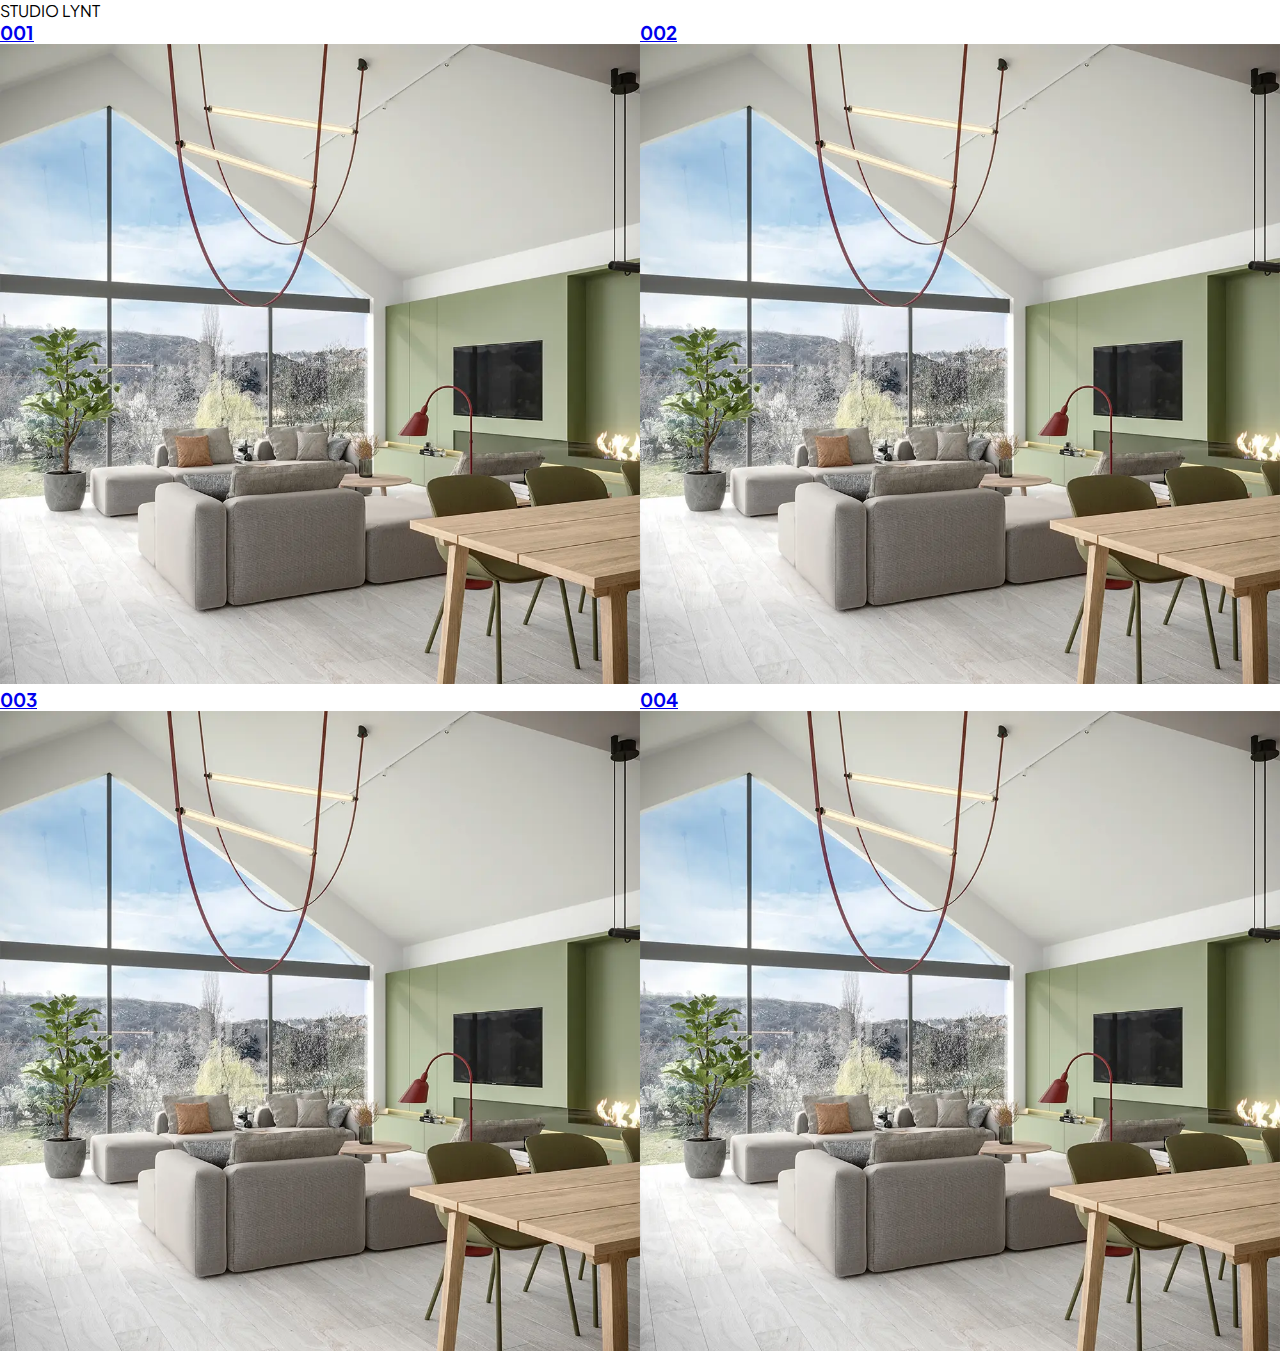
<file: index.html>
<!DOCTYPE html>
<html lang="en">
  <head>
    <meta charset="UTF-8" />
    <meta name="viewport" content="width=device-width, initial-scale=1.0" />
    <title>STUDIO LYNT</title>
    <link rel="stylesheet" href="styles/styles.css" />
    <link rel="preconnect" href="https://fonts.googleapis.com" />
    <link rel="preconnect" href="https://fonts.gstatic.com" crossorigin />
    <link
      href="https://fonts.googleapis.com/css2?family=Plus+Jakarta+Sans:wght@300;500&display=swap"
      rel="stylesheet"
    />
  </head>
  <body>
    <nav class="nav">STUDIO LYNT</nav>
    <div class="porfolio-grid">
      <a href="pages/001.html" class="portfolio-grid__link">
        <h3 class="portfolio-grid__link__title">001</h3>
        <img
          src="images/thumbs/Veszprem_csaladi_haz_thumb.webp"
          alt="Veszprem csaladi haz"
          class="portfolio-grid__link__background-image"
        />
      </a>
      <a href="pages/001.html" class="portfolio-grid__link">
        <h3 class="portfolio-grid__link__title">002</h3>
        <img
          src="images/thumbs/Veszprem_csaladi_haz_thumb.webp"
          alt="Veszprem csaladi haz"
          class="portfolio-grid__link__background-image"
        />
      </a>
      <a href="pages/001.html" class="portfolio-grid__link">
        <h3 class="portfolio-grid__link__title">003</h3>
        <img
          src="images/thumbs/Veszprem_csaladi_haz_thumb.webp"
          alt="Veszprem csaladi haz"
          class="portfolio-grid__link__background-image"
        />
      </a>
      <a href="pages/001.html" class="portfolio-grid__link">
        <h3 class="portfolio-grid__link__title">004</h3>
        <img
          src="images/thumbs/Veszprem_csaladi_haz_thumb.webp"
          alt="Veszprem csaladi haz"
          class="portfolio-grid__link__background-image"
        />
      </a>
    </div>
    <footer class="footer"></footer>
  </body>
</html>
</file>
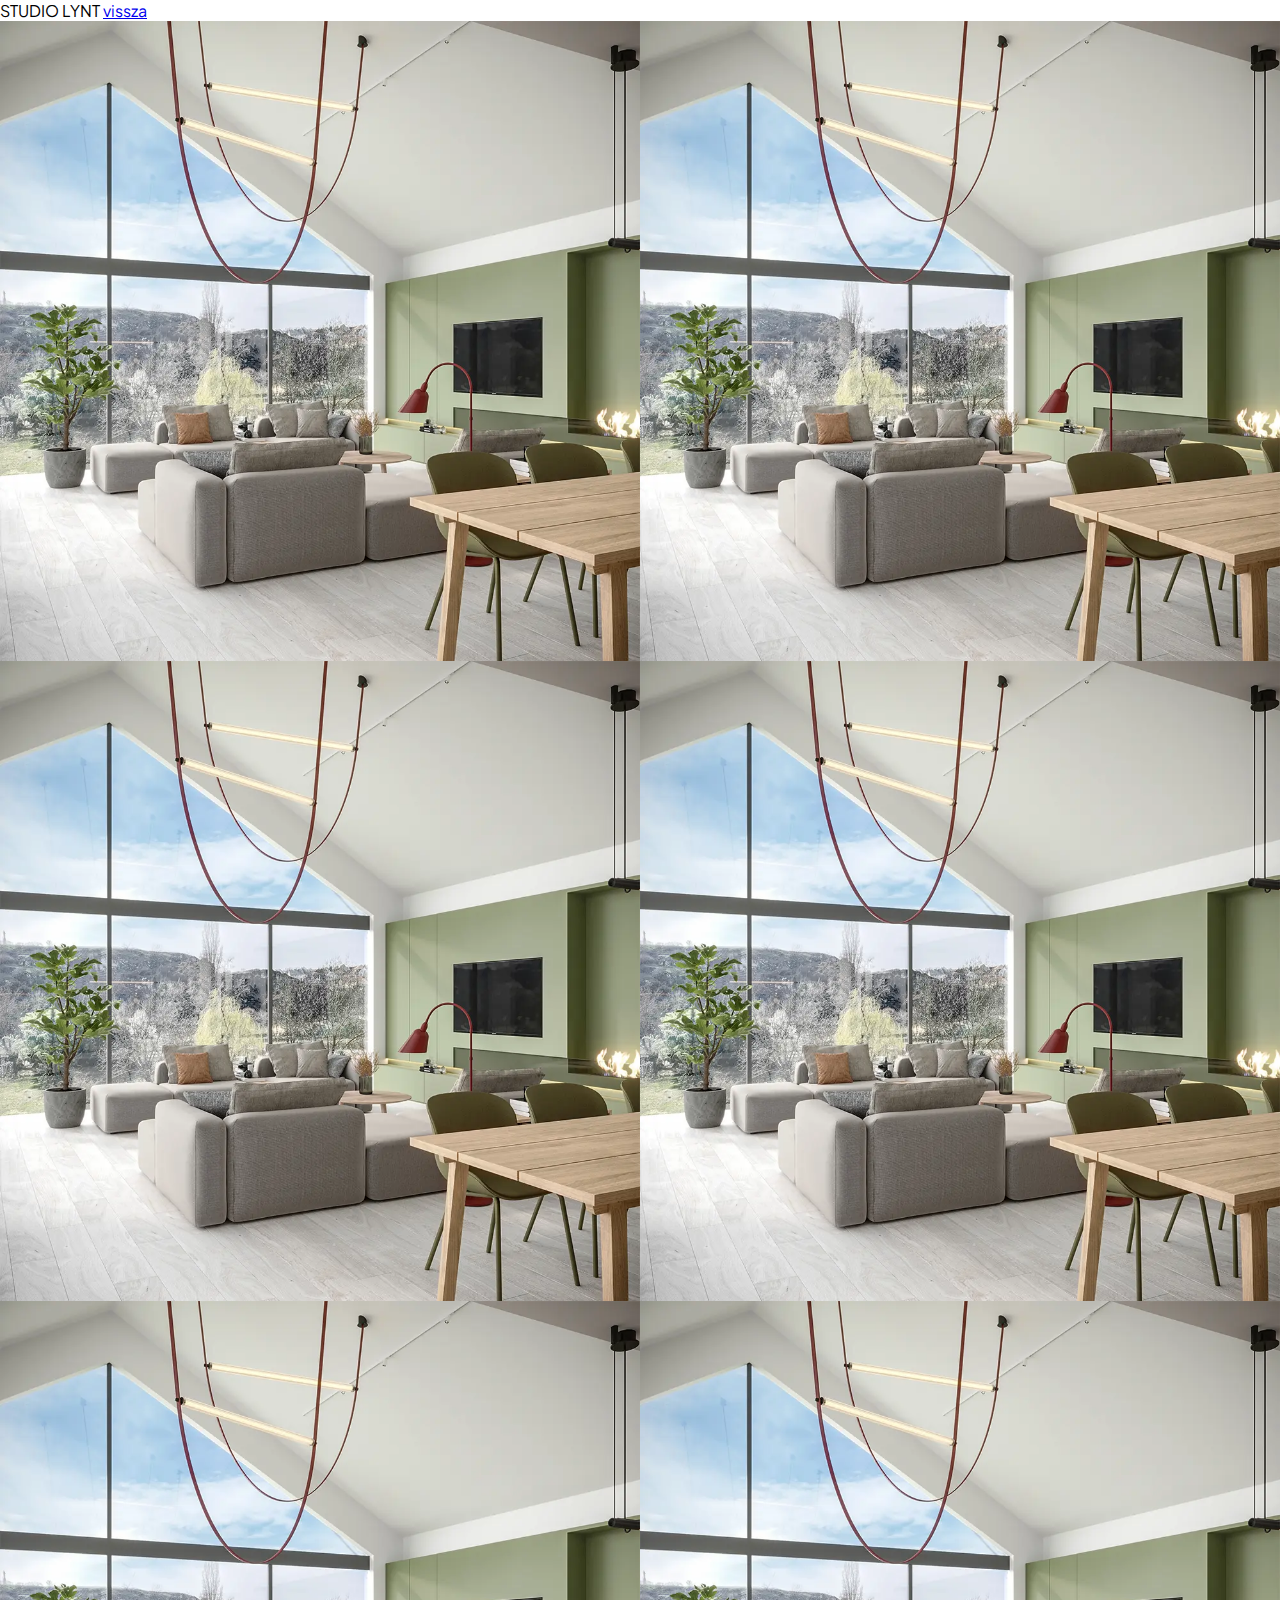
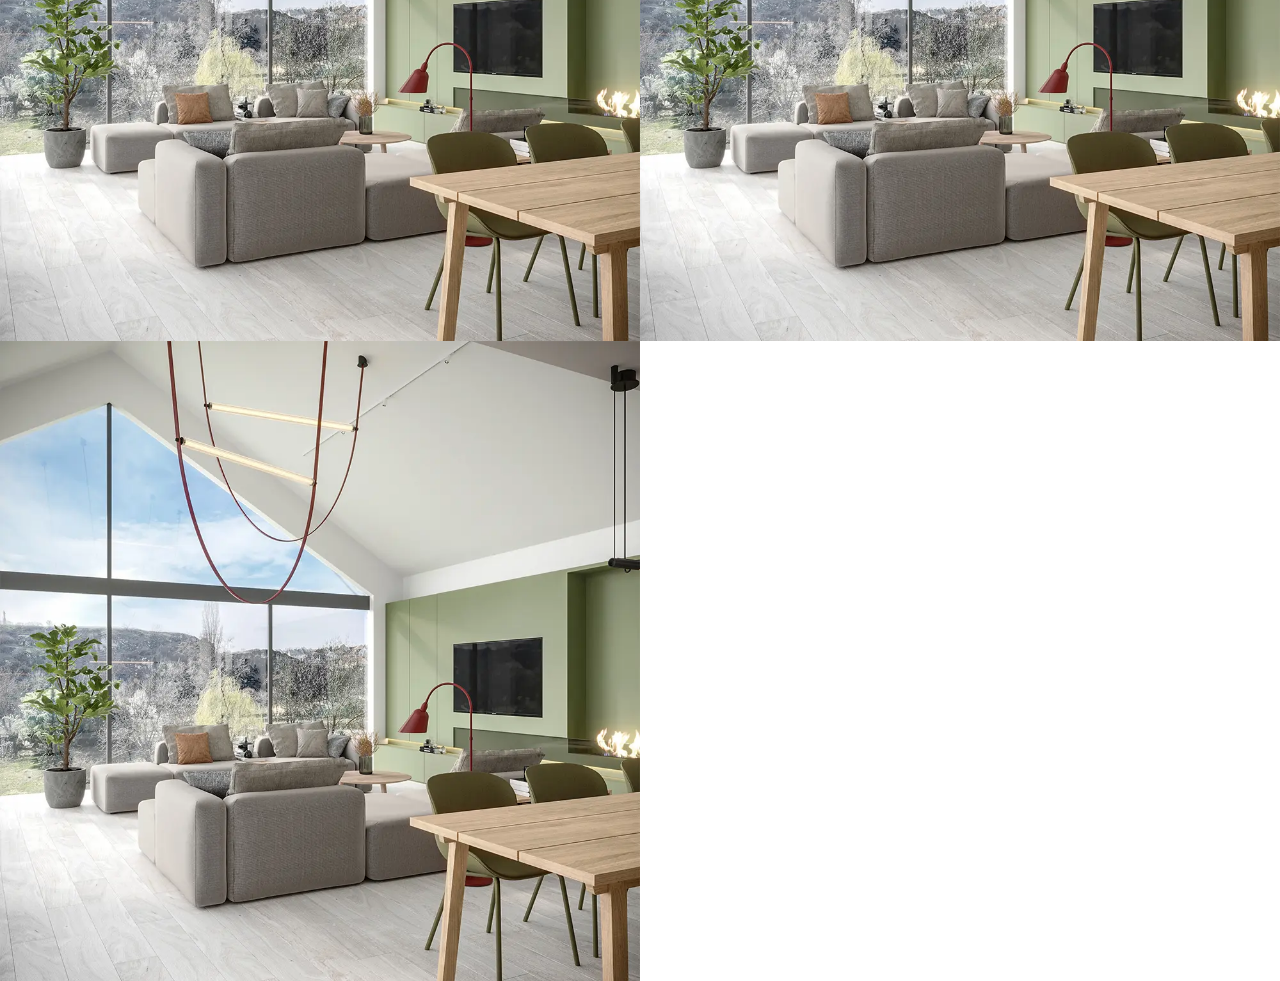
<file: pages/001.html>
<!DOCTYPE html>
<html lang="en">
  <head>
    <meta charset="UTF-8" />
    <meta name="viewport" content="width=device-width, initial-scale=1.0" />
    <title>STUDIO LYNT</title>
    <link rel="stylesheet" href="../styles/styles.css" />
    <link rel="preconnect" href="https://fonts.googleapis.com"> 
<link rel="preconnect" href="https://fonts.gstatic.com" crossorigin> 
<link href="https://fonts.googleapis.com/css2?family=Plus+Jakarta+Sans:wght@300;500&display=swap" rel="stylesheet">
  </head>
  <body>
    <nav class="nav">STUDIO LYNT <a href="../index.html" class="nav-link">vissza</a></nav>
    <div class="gallery-image-grid">
      
        
          <img
            src="../images/gallery/001/001_Veszprem_csaladi_haz.webp"
            alt=""
            class="gallery-image-grid__image"
          />
        
          <img
            src="../images/gallery/001/001_Veszprem_csaladi_haz.webp"
            alt=""
            class="gallery-image-grid__image"
          />
        
          <img
            src="../images/gallery/001/001_Veszprem_csaladi_haz.webp"
            alt=""
            class="gallery-image-grid__image"
          />
        
          <img
            src="../images/gallery/001/001_Veszprem_csaladi_haz.webp"
            alt=""
            class="gallery-image-grid__image"
          />
        
          <img
            src="../images/gallery/001/001_Veszprem_csaladi_haz.webp"
            alt=""
            class="gallery-image-grid__image"
          />
        
          <img
            src="../images/gallery/001/001_Veszprem_csaladi_haz.webp"
            alt=""
            class="gallery-image-grid__image"
          />
        
          <img
            src="../images/gallery/001/001_Veszprem_csaladi_haz.webp"
            alt=""
            class="gallery-image-grid__image"
          />
        
        </a>
      </div>
    </div>
    <footer class="footer"></footer>
  </body>
</html>
</file>
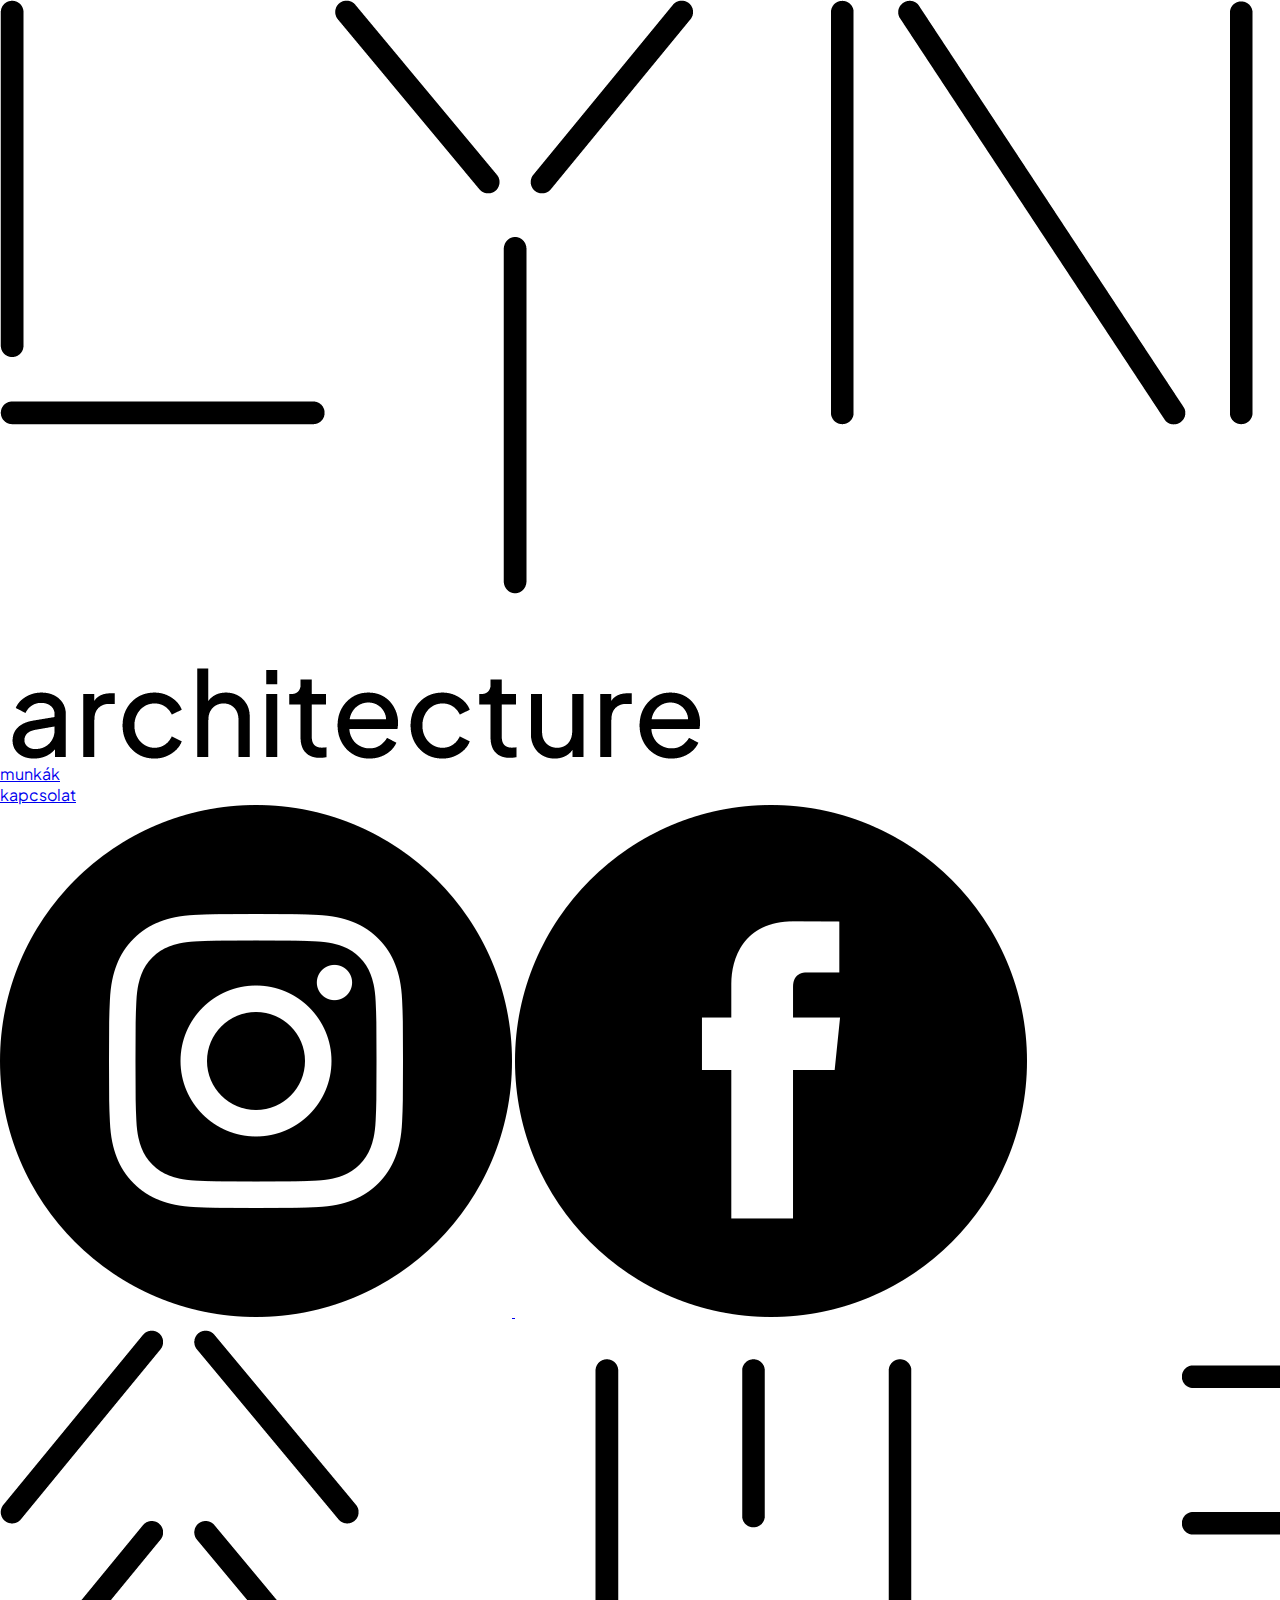
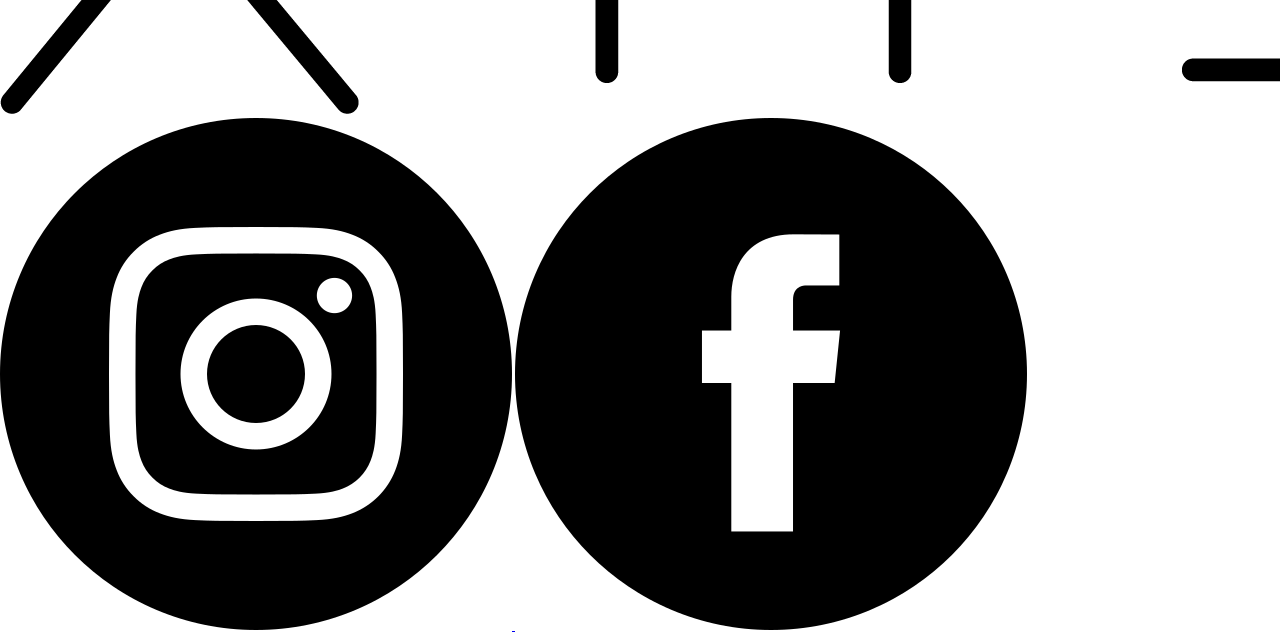
<file: pages/kapcsolat.html>
<!DOCTYPE html>
<html lang="en">
  <head>
    <meta charset="UTF-8" />
    <meta name="viewport" content="width=device-width, initial-scale=1.0" />
    <title>STUDIO LYNT</title>
    <link rel="stylesheet" href="../styles/styles.css" />
    <link rel="preconnect" href="https://fonts.googleapis.com" />
    <link rel="preconnect" href="https://fonts.gstatic.com" crossorigin />
    <link
      href="https://fonts.googleapis.com/css2?family=Plus+Jakarta+Sans:wght@300;500&display=swap"
      rel="stylesheet"
    />
  </head>
  <body>
    <nav class="nav">
      <img src="../images/misc/logo_ext.png" alt="" class="nav__logo" />

      <div class="nav__links">
        <a href="../index.html" class="nav__links__link"
          ><div class="nav__links__link__text">munkák</div>
        </a>
        <a href="../pages/kapcsolat.html" class="nav__links__link"
          ><div class="nav__links__link__text">kapcsolat</div></a
        >
        <a href="https://www.instagram.com" class="nav__links__link">
          <img
            src="../images/misc/instagram.png"
            alt="instagram logo"
            srcset=""
            class="nav__links__link__social"
          />
        </a>
        <a href="https://www.facebook.com" class="nav__links__link"
          ><img
            src="../images/misc/facebook.png"
            alt="facebook logo"
            srcset=""
            class="nav__links__link__social"
        /></a>
      </div>
    </nav>
    <section class="about"></section>
    <footer class="footer">
      <img src="../images/misc/logo_footer.png" alt="" class="footer__logo" />
      <div class="footer__subcontainer">
        <a href="https://www.instagram.com" class="nav__links__link">
          <img
            src="../images/misc/instagram.png"
            alt="instagram logo"
            srcset=""
            class="nav__links__link__social"
          />
        </a>
        <a href="https://www.facebook.com" class="nav__links__link"
          ><img
            src="../images/misc/facebook.png"
            alt="facebook logo"
            srcset=""
            class="nav__links__link__social"
        /></a>
      </div>
    </footer>
  </body>
</html>
</file>
<file: styles/styles.css>
html,
body {
  margin: 0;
  padding: 0;
  height: 100%;
  font-family: "Plus Jakarta Sans", sans-serif;
  box-sizing: border-box;
}

* {
  padding: 0;
  margin: 0;
}

*,
*::before,
*::after {
  box-sizing: inherit;
}
/* main page */
.porfolio-grid {
  display: grid;
}

.portfolio-grid__link__background-image {
  width: 100%;
}

/* gallery pages */

.gallery-image-grid {
  display: grid;
  grid-template-columns: 1fr 1fr;
  max-width: 100%;
}

.gallery-image-grid__image {
  object-fit: contain;
  width: 100%;
  max-width: 500px;
}

/* media */

@media (min-width: 700px) {
  .porfolio-grid {
    grid-template-columns: 1fr 1fr;
  }

  .gallery-image-grid__image {
    object-fit: contain;
    max-width: 100%;
  }
}
</file>
